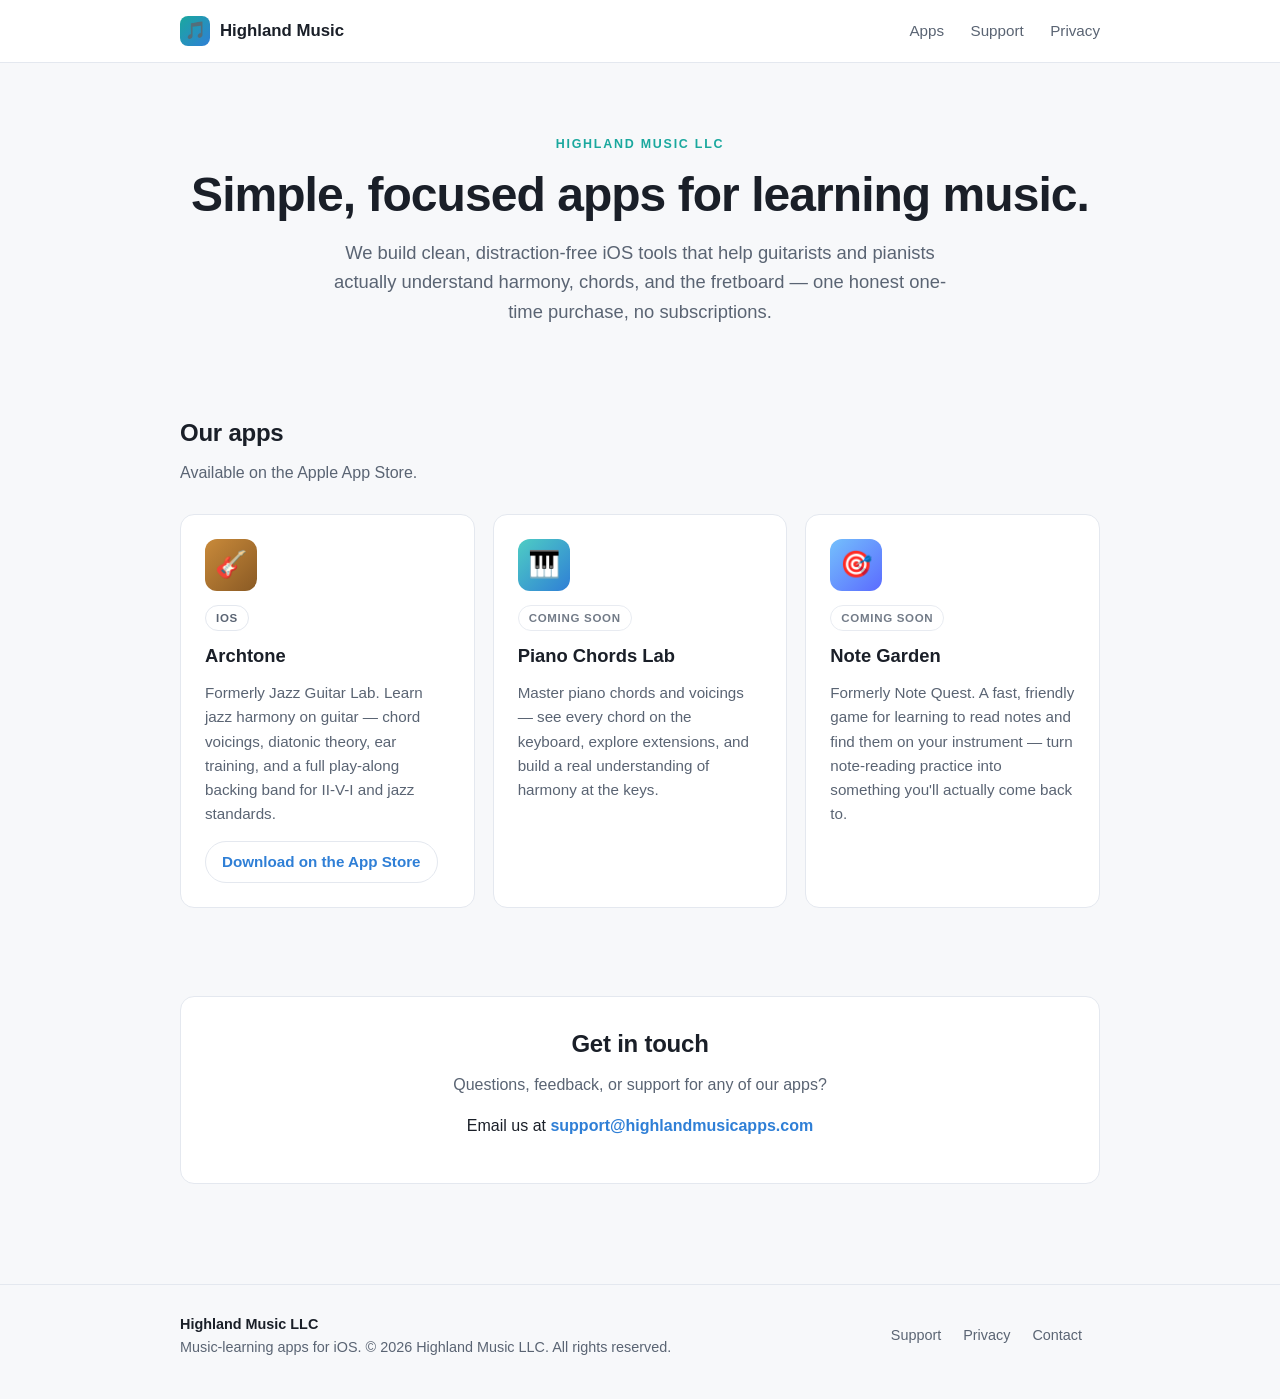
<file: index.html>
<!doctype html>
<html lang="en">
<head>
  <meta charset="utf-8">
  <meta name="viewport" content="width=device-width, initial-scale=1">
  <title>Highland Music LLC — Music learning apps for iOS</title>
  <meta name="description" content="Highland Music LLC builds focused music-learning apps for iOS, including Archtone (formerly Jazz Guitar Lab), Piano Chords Lab, and Note Garden (formerly Note Quest).">
  <link rel="icon" href="data:image/svg+xml,%3Csvg xmlns='http://www.w3.org/2000/svg' viewBox='0 0 100 100'%3E%3Ctext y='.9em' font-size='90'%3E%F0%9F%8E%B5%3C/text%3E%3C/svg%3E">
  <link rel="stylesheet" href="styles.css">
</head>
<body>
  <header class="site-header">
    <div class="wrap">
      <a class="brand" href="/"><span class="mark">🎵</span> Highland Music</a>
      <nav class="nav">
        <a href="#apps">Apps</a>
        <a href="support.html">Support</a>
        <a href="privacy.html">Privacy</a>
      </nav>
    </div>
  </header>

  <main>
    <div class="wrap">
      <section class="hero">
        <div class="eyebrow">Highland Music LLC</div>
        <h1>Simple, focused apps for learning music.</h1>
        <p>We build clean, distraction-free iOS tools that help guitarists and pianists actually understand harmony, chords, and the fretboard — one honest one-time purchase, no subscriptions.</p>
      </section>

      <section id="apps">
        <h2>Our apps</h2>
        <p class="section-sub">Available on the Apple App Store.</p>
        <div class="apps">

          <div class="app-card">
            <div class="icon" style="background:linear-gradient(135deg,#c98a3a,#8a5a24)">🎸</div>
            <span class="badge">iOS</span>
            <h3>Archtone</h3>
            <p>Formerly Jazz Guitar Lab. Learn jazz harmony on guitar — chord voicings, diatonic theory, ear training, and a full play-along backing band for II-V-I and jazz standards.</p>
            <a class="app-link" href="https://apps.apple.com/us/app/id6785094978">Download on the App Store</a>
          </div>

          <div class="app-card">
            <div class="icon" style="background:linear-gradient(135deg,#4ecdc4,#2f7fd6)">🎹</div>
            <span class="badge badge-soon">Coming soon</span>
            <h3>Piano Chords Lab</h3>
            <p>Master piano chords and voicings — see every chord on the keyboard, explore extensions, and build a real understanding of harmony at the keys.</p>
          </div>

          <div class="app-card">
            <div class="icon" style="background:linear-gradient(135deg,#74c0fc,#5b6bff)">🎯</div>
            <span class="badge badge-soon">Coming soon</span>
            <h3>Note Garden</h3>
            <p>Formerly Note Quest. A fast, friendly game for learning to read notes and find them on your instrument — turn note-reading practice into something you'll actually come back to.</p>
          </div>

        </div>
      </section>

      <section>
        <div class="contact">
          <h2>Get in touch</h2>
          <p class="section-sub" style="margin-bottom:6px">Questions, feedback, or support for any of our apps?</p>
          <p>Email us at <a href="mailto:support@highlandmusicapps.com">support@highlandmusicapps.com</a></p>
        </div>
      </section>
    </div>
  </main>

  <footer class="site-footer">
    <div class="wrap">
      <div class="legal">
        <strong>Highland Music LLC</strong><br>
        Music-learning apps for iOS. &copy; <span id="yr">2026</span> Highland Music LLC. All rights reserved.
      </div>
      <nav>
        <a href="support.html">Support</a>
        <a href="privacy.html">Privacy</a>
        <a href="mailto:support@highlandmusicapps.com">Contact</a>
      </nav>
    </div>
  </footer>
  <script>document.getElementById('yr').textContent=new Date().getFullYear();</script>
</body>
</html>
</file>
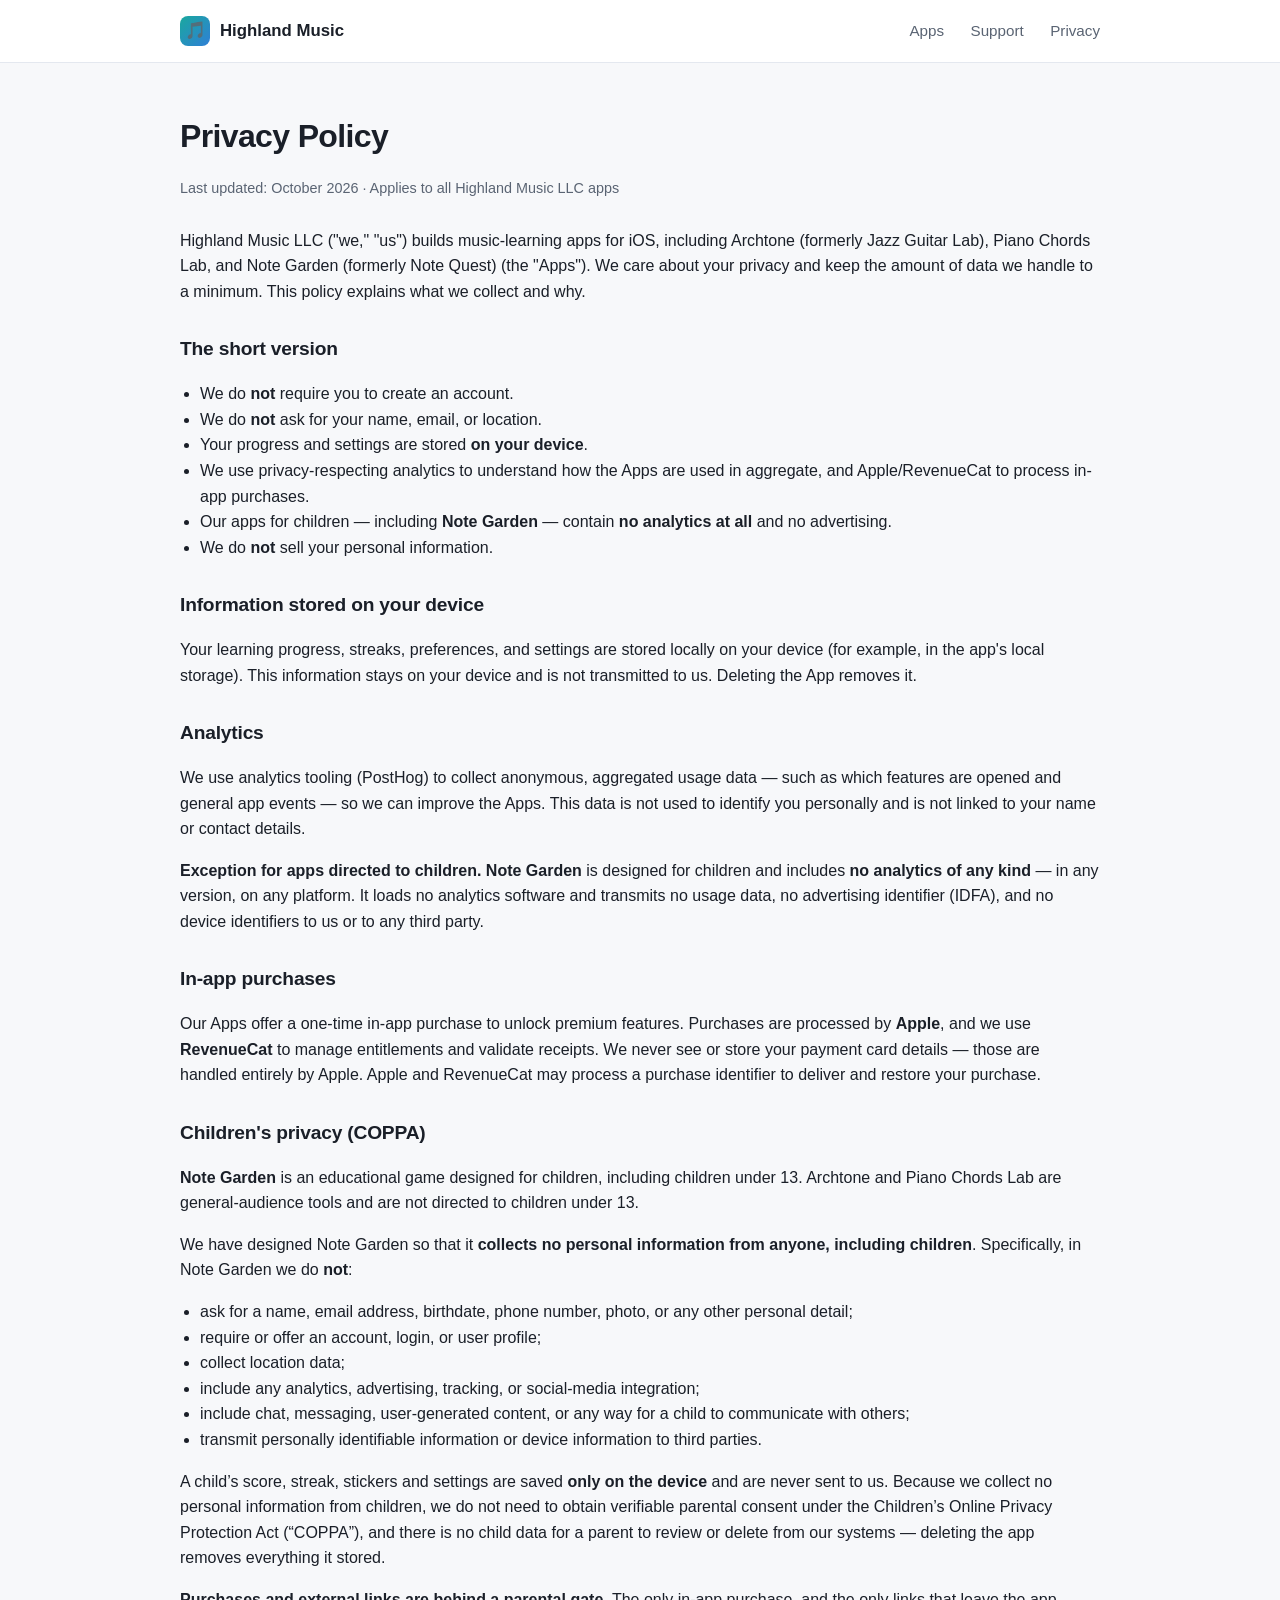
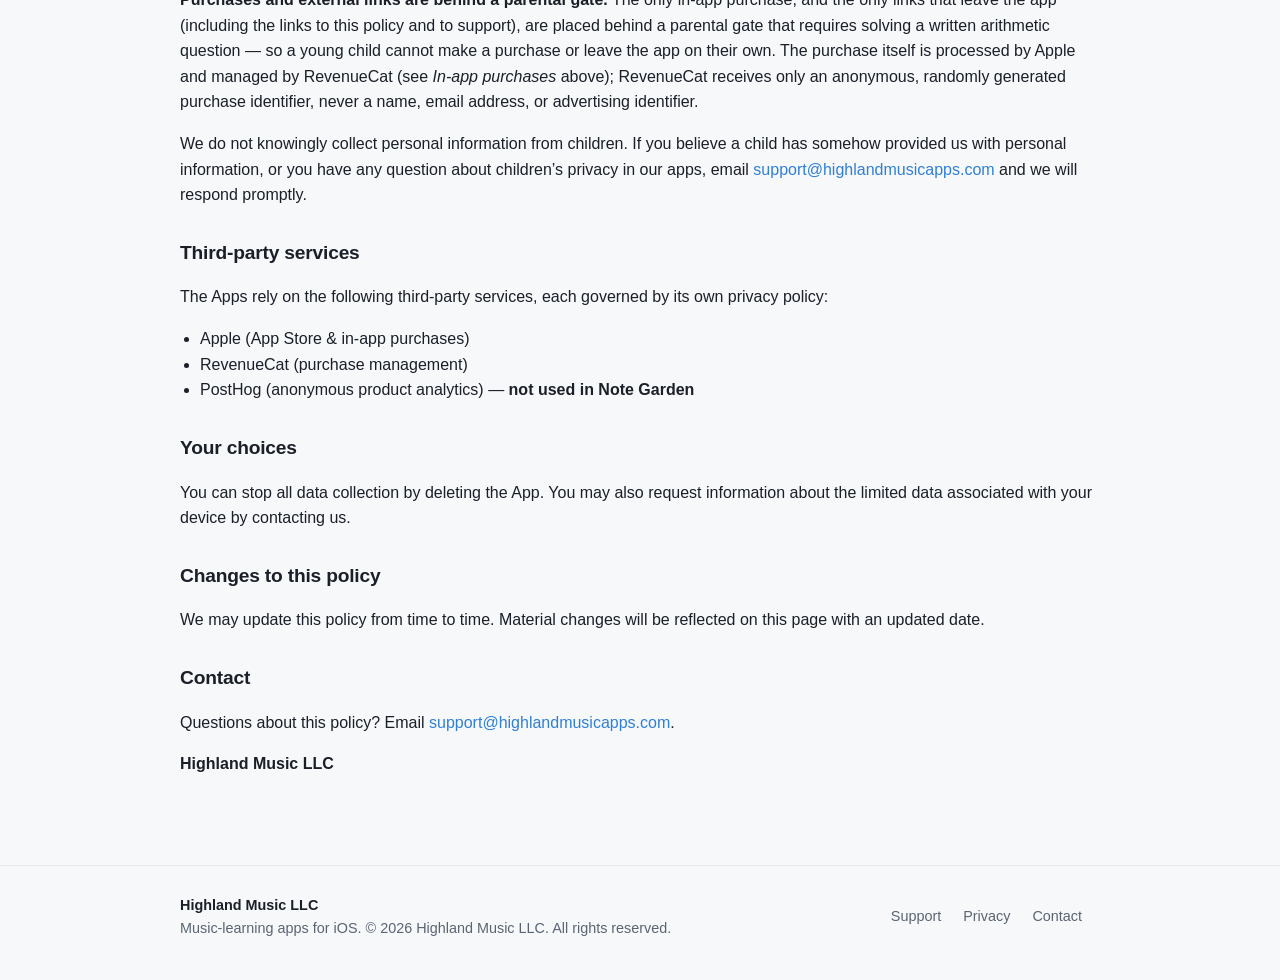
<file: privacy.html>
<!doctype html>
<html lang="en">
<head>
  <meta charset="utf-8">
  <meta name="viewport" content="width=device-width, initial-scale=1">
  <title>Privacy Policy — Highland Music LLC</title>
  <meta name="description" content="Privacy policy for Highland Music LLC apps: Archtone (formerly Jazz Guitar Lab), Piano Chords Lab, and Note Garden (formerly Note Quest).">
  <link rel="icon" href="data:image/svg+xml,%3Csvg xmlns='http://www.w3.org/2000/svg' viewBox='0 0 100 100'%3E%3Ctext y='.9em' font-size='90'%3E%F0%9F%8E%B5%3C/text%3E%3C/svg%3E">
  <link rel="stylesheet" href="styles.css">
</head>
<body>
  <header class="site-header">
    <div class="wrap">
      <a class="brand" href="/"><span class="mark">🎵</span> Highland Music</a>
      <nav class="nav">
        <a href="index.html#apps">Apps</a>
        <a href="support.html">Support</a>
        <a href="privacy.html">Privacy</a>
      </nav>
    </div>
  </header>

  <main class="wrap">
    <article class="page">
      <h1>Privacy Policy</h1>
      <p class="updated">Last updated: <span id="date">October 2026</span> · Applies to all Highland Music LLC apps</p>

      <p>Highland Music LLC ("we," "us") builds music-learning apps for iOS, including Archtone (formerly Jazz Guitar Lab), Piano Chords Lab, and Note Garden (formerly Note Quest) (the "Apps"). We care about your privacy and keep the amount of data we handle to a minimum. This policy explains what we collect and why.</p>

      <h2>The short version</h2>
      <ul>
        <li>We do <strong>not</strong> require you to create an account.</li>
        <li>We do <strong>not</strong> ask for your name, email, or location.</li>
        <li>Your progress and settings are stored <strong>on your device</strong>.</li>
        <li>We use privacy-respecting analytics to understand how the Apps are used in aggregate, and Apple/RevenueCat to process in-app purchases.</li>
        <li>Our apps for children &mdash; including <strong>Note Garden</strong> &mdash; contain <strong>no analytics at all</strong> and no advertising.</li>
        <li>We do <strong>not</strong> sell your personal information.</li>
      </ul>

      <h2>Information stored on your device</h2>
      <p>Your learning progress, streaks, preferences, and settings are stored locally on your device (for example, in the app's local storage). This information stays on your device and is not transmitted to us. Deleting the App removes it.</p>

      <h2>Analytics</h2>
      <p>We use analytics tooling (PostHog) to collect anonymous, aggregated usage data — such as which features are opened and general app events — so we can improve the Apps. This data is not used to identify you personally and is not linked to your name or contact details.</p>
      <p><strong>Exception for apps directed to children.</strong> <strong>Note Garden</strong> is designed for children and includes <strong>no analytics of any kind</strong> — in any version, on any platform. It loads no analytics software and transmits no usage data, no advertising identifier (IDFA), and no device identifiers to us or to any third party.</p>

      <h2>In-app purchases</h2>
      <p>Our Apps offer a one-time in-app purchase to unlock premium features. Purchases are processed by <strong>Apple</strong>, and we use <strong>RevenueCat</strong> to manage entitlements and validate receipts. We never see or store your payment card details — those are handled entirely by Apple. Apple and RevenueCat may process a purchase identifier to deliver and restore your purchase.</p>

      <h2>Children's privacy (COPPA)</h2>
      <p><strong>Note Garden</strong> is an educational game designed for children, including children under 13. Archtone and Piano Chords Lab are general-audience tools and are not directed to children under 13.</p>
      <p>We have designed Note Garden so that it <strong>collects no personal information from anyone, including children</strong>. Specifically, in Note Garden we do <strong>not</strong>:</p>
      <ul>
        <li>ask for a name, email address, birthdate, phone number, photo, or any other personal detail;</li>
        <li>require or offer an account, login, or user profile;</li>
        <li>collect location data;</li>
        <li>include any analytics, advertising, tracking, or social-media integration;</li>
        <li>include chat, messaging, user-generated content, or any way for a child to communicate with others;</li>
        <li>transmit personally identifiable information or device information to third parties.</li>
      </ul>
      <p>A child&rsquo;s score, streak, stickers and settings are saved <strong>only on the device</strong> and are never sent to us. Because we collect no personal information from children, we do not need to obtain verifiable parental consent under the Children&rsquo;s Online Privacy Protection Act (&ldquo;COPPA&rdquo;), and there is no child data for a parent to review or delete from our systems &mdash; deleting the app removes everything it stored.</p>
      <p><strong>Purchases and external links are behind a parental gate.</strong> The only in-app purchase, and the only links that leave the app (including the links to this policy and to support), are placed behind a parental gate that requires solving a written arithmetic question &mdash; so a young child cannot make a purchase or leave the app on their own. The purchase itself is processed by Apple and managed by RevenueCat (see <em>In-app purchases</em> above); RevenueCat receives only an anonymous, randomly generated purchase identifier, never a name, email address, or advertising identifier.</p>
      <p>We do not knowingly collect personal information from children. If you believe a child has somehow provided us with personal information, or you have any question about children&rsquo;s privacy in our apps, email <a href="mailto:support@highlandmusicapps.com">support@highlandmusicapps.com</a> and we will respond promptly.</p>

      <h2>Third-party services</h2>
      <p>The Apps rely on the following third-party services, each governed by its own privacy policy:</p>
      <ul>
        <li>Apple (App Store &amp; in-app purchases)</li>
        <li>RevenueCat (purchase management)</li>
        <li>PostHog (anonymous product analytics) &mdash; <strong>not used in Note Garden</strong></li>
      </ul>

      <h2>Your choices</h2>
      <p>You can stop all data collection by deleting the App. You may also request information about the limited data associated with your device by contacting us.</p>

      <h2>Changes to this policy</h2>
      <p>We may update this policy from time to time. Material changes will be reflected on this page with an updated date.</p>

      <h2>Contact</h2>
      <p>Questions about this policy? Email <a href="mailto:support@highlandmusicapps.com">support@highlandmusicapps.com</a>.</p>
      <p><strong>Highland Music LLC</strong></p>
    </article>
  </main>

  <footer class="site-footer">
    <div class="wrap">
      <div class="legal">
        <strong>Highland Music LLC</strong><br>
        Music-learning apps for iOS. &copy; <span id="yr">2026</span> Highland Music LLC. All rights reserved.
      </div>
      <nav>
        <a href="support.html">Support</a>
        <a href="privacy.html">Privacy</a>
        <a href="mailto:support@highlandmusicapps.com">Contact</a>
      </nav>
    </div>
  </footer>
  <script>document.getElementById('yr').textContent=new Date().getFullYear();</script>
</body>
</html>
</file>
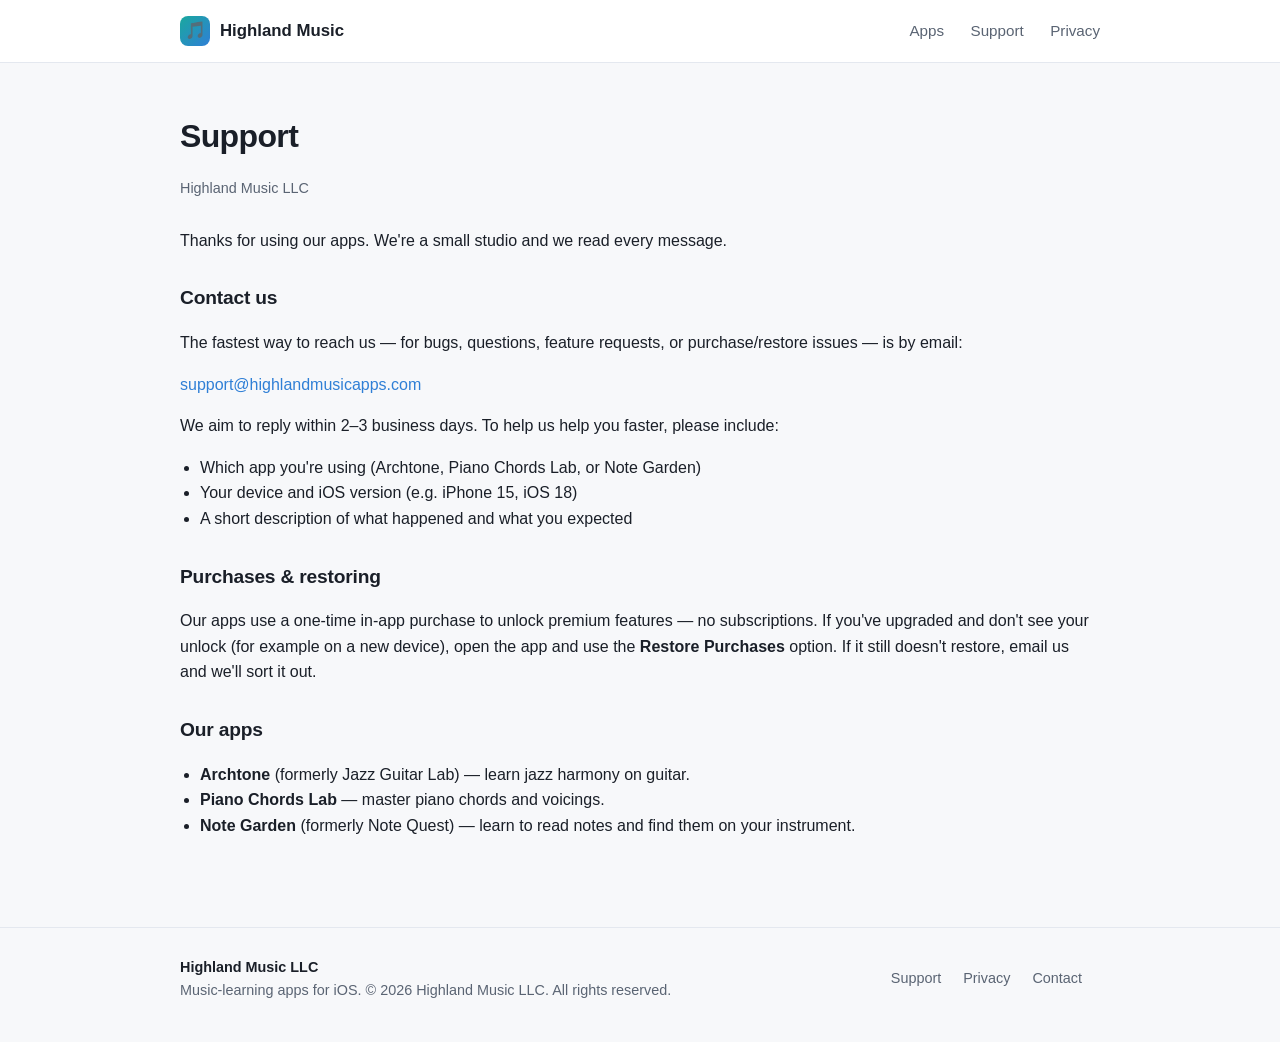
<file: support.html>
<!doctype html>
<html lang="en">
<head>
  <meta charset="utf-8">
  <meta name="viewport" content="width=device-width, initial-scale=1">
  <title>Support — Highland Music LLC</title>
  <meta name="description" content="Support and contact for Highland Music LLC apps: Archtone (formerly Jazz Guitar Lab), Piano Chords Lab, and Note Garden (formerly Note Quest).">
  <link rel="icon" href="data:image/svg+xml,%3Csvg xmlns='http://www.w3.org/2000/svg' viewBox='0 0 100 100'%3E%3Ctext y='.9em' font-size='90'%3E%F0%9F%8E%B5%3C/text%3E%3C/svg%3E">
  <link rel="stylesheet" href="styles.css">
</head>
<body>
  <header class="site-header">
    <div class="wrap">
      <a class="brand" href="/"><span class="mark">🎵</span> Highland Music</a>
      <nav class="nav">
        <a href="index.html#apps">Apps</a>
        <a href="support.html">Support</a>
        <a href="privacy.html">Privacy</a>
      </nav>
    </div>
  </header>

  <main class="wrap">
    <article class="page">
      <h1>Support</h1>
      <p class="updated">Highland Music LLC</p>

      <p>Thanks for using our apps. We're a small studio and we read every message.</p>

      <h2>Contact us</h2>
      <p>The fastest way to reach us — for bugs, questions, feature requests, or purchase/restore issues — is by email:</p>
      <p><a href="mailto:support@highlandmusicapps.com">support@highlandmusicapps.com</a></p>
      <p>We aim to reply within 2–3 business days. To help us help you faster, please include:</p>
      <ul>
        <li>Which app you're using (Archtone, Piano Chords Lab, or Note Garden)</li>
        <li>Your device and iOS version (e.g. iPhone 15, iOS 18)</li>
        <li>A short description of what happened and what you expected</li>
      </ul>

      <h2>Purchases &amp; restoring</h2>
      <p>Our apps use a one-time in-app purchase to unlock premium features — no subscriptions. If you've upgraded and don't see your unlock (for example on a new device), open the app and use the <strong>Restore Purchases</strong> option. If it still doesn't restore, email us and we'll sort it out.</p>

      <h2>Our apps</h2>
      <ul>
        <li><strong>Archtone</strong> (formerly Jazz Guitar Lab) — learn jazz harmony on guitar.</li>
        <li><strong>Piano Chords Lab</strong> — master piano chords and voicings.</li>
        <li><strong>Note Garden</strong> (formerly Note Quest) — learn to read notes and find them on your instrument.</li>
      </ul>
    </article>
  </main>

  <footer class="site-footer">
    <div class="wrap">
      <div class="legal">
        <strong>Highland Music LLC</strong><br>
        Music-learning apps for iOS. &copy; <span id="yr">2026</span> Highland Music LLC. All rights reserved.
      </div>
      <nav>
        <a href="support.html">Support</a>
        <a href="privacy.html">Privacy</a>
        <a href="mailto:support@highlandmusicapps.com">Contact</a>
      </nav>
    </div>
  </footer>
  <script>document.getElementById('yr').textContent=new Date().getFullYear();</script>
</body>
</html>
</file>
<file: styles.css>
:root {
  --bg: #0f1115;
  --bg-soft: #161a21;
  --card: #1b2029;
  --border: #272d38;
  --fg: #e8ecf3;
  --fg-dim: #a4adbd;
  --accent: #4ecdc4;
  --accent-2: #74c0fc;
  --gold: #ffd43b;
  --max: 960px;
  --radius: 14px;
}

@media (prefers-color-scheme: light) {
  :root {
    --bg: #f7f8fa;
    --bg-soft: #ffffff;
    --card: #ffffff;
    --border: #e4e8ef;
    --fg: #1a1f28;
    --fg-dim: #5a6473;
    --accent: #1aa89e;
    --accent-2: #2f7fd6;
    --gold: #b98700;
  }
}

* { box-sizing: border-box; }

html { scroll-behavior: smooth; }

body {
  margin: 0;
  font-family: -apple-system, BlinkMacSystemFont, "Segoe UI", Roboto, Helvetica, Arial, sans-serif;
  background: var(--bg);
  color: var(--fg);
  line-height: 1.6;
  -webkit-font-smoothing: antialiased;
}

a { color: var(--accent-2); text-decoration: none; }
a:hover { text-decoration: underline; }

.wrap { max-width: var(--max); margin: 0 auto; padding: 0 20px; }

/* Header */
.site-header {
  border-bottom: 1px solid var(--border);
  background: var(--bg-soft);
  position: sticky;
  top: 0;
  z-index: 10;
  backdrop-filter: saturate(160%) blur(8px);
}
.site-header .wrap {
  display: flex;
  align-items: center;
  justify-content: space-between;
  height: 62px;
}
.brand {
  display: flex;
  align-items: center;
  gap: 10px;
  font-weight: 700;
  font-size: 1.05rem;
  color: var(--fg);
}
.brand:hover { text-decoration: none; }
.brand .mark {
  width: 30px; height: 30px;
  border-radius: 8px;
  background: linear-gradient(135deg, var(--accent), var(--accent-2));
  display: grid; place-items: center;
  font-size: 17px;
}
.nav a { color: var(--fg-dim); margin-left: 22px; font-size: 0.95rem; font-weight: 500; }
.nav a:hover { color: var(--fg); text-decoration: none; }

/* Hero */
.hero { padding: 72px 0 48px; text-align: center; }
.hero h1 {
  font-size: clamp(2rem, 5vw, 3rem);
  margin: 0 0 16px;
  letter-spacing: -0.02em;
  line-height: 1.1;
}
.hero p { font-size: 1.15rem; color: var(--fg-dim); max-width: 620px; margin: 0 auto; }
.eyebrow {
  text-transform: uppercase;
  letter-spacing: 0.14em;
  font-size: 0.78rem;
  font-weight: 600;
  color: var(--accent);
  margin-bottom: 14px;
}

/* Section */
section { padding: 40px 0; }
h2 { font-size: 1.5rem; letter-spacing: -0.01em; margin: 0 0 8px; }
.section-sub { color: var(--fg-dim); margin: 0 0 28px; }

/* App cards */
.apps { display: grid; grid-template-columns: repeat(auto-fit, minmax(260px, 1fr)); gap: 18px; }
.app-card {
  background: var(--card);
  border: 1px solid var(--border);
  border-radius: var(--radius);
  padding: 24px;
  display: flex;
  flex-direction: column;
  gap: 10px;
}
.app-card .icon {
  width: 52px; height: 52px;
  border-radius: 12px;
  display: grid; place-items: center;
  font-size: 26px;
  margin-bottom: 4px;
}
.app-card h3 { margin: 0; font-size: 1.15rem; }
.app-card p { margin: 0; color: var(--fg-dim); font-size: 0.95rem; flex: 1; }
.badge-soon { color: var(--fg-dim); opacity: 0.85; }

.app-link {
  align-self: flex-start;
  font-weight: 600;
  font-size: 0.95rem;
  color: var(--accent-2);
  border: 1px solid var(--border);
  border-radius: 999px;
  padding: 8px 16px;
  margin-top: 4px;
}
.app-link:hover { border-color: var(--accent-2); text-decoration: none; }

.badge {
  align-self: flex-start;
  font-size: 0.72rem;
  font-weight: 600;
  text-transform: uppercase;
  letter-spacing: 0.06em;
  color: var(--fg-dim);
  border: 1px solid var(--border);
  border-radius: 999px;
  padding: 3px 10px;
}

/* Contact strip */
.contact {
  background: var(--bg-soft);
  border: 1px solid var(--border);
  border-radius: var(--radius);
  padding: 28px;
  text-align: center;
  margin: 8px 0 12px;
}
.contact a { font-weight: 600; }

/* Content pages */
.page { padding: 48px 0 24px; }
.page h1 { font-size: 2rem; margin: 0 0 6px; letter-spacing: -0.02em; }
.page .updated { color: var(--fg-dim); font-size: 0.9rem; margin-bottom: 28px; }
.page h2 { font-size: 1.2rem; margin: 30px 0 8px; }
.page p, .page li { color: var(--fg); }
.page ul { padding-left: 20px; }

/* Footer */
.site-footer {
  border-top: 1px solid var(--border);
  margin-top: 48px;
  padding: 28px 0 40px;
  color: var(--fg-dim);
  font-size: 0.9rem;
}
.site-footer .wrap { display: flex; flex-wrap: wrap; gap: 12px 24px; align-items: center; justify-content: space-between; }
.site-footer .legal { max-width: 520px; }
.site-footer .legal strong { color: var(--fg); }
.site-footer nav a { color: var(--fg-dim); margin-right: 18px; }
</file>
